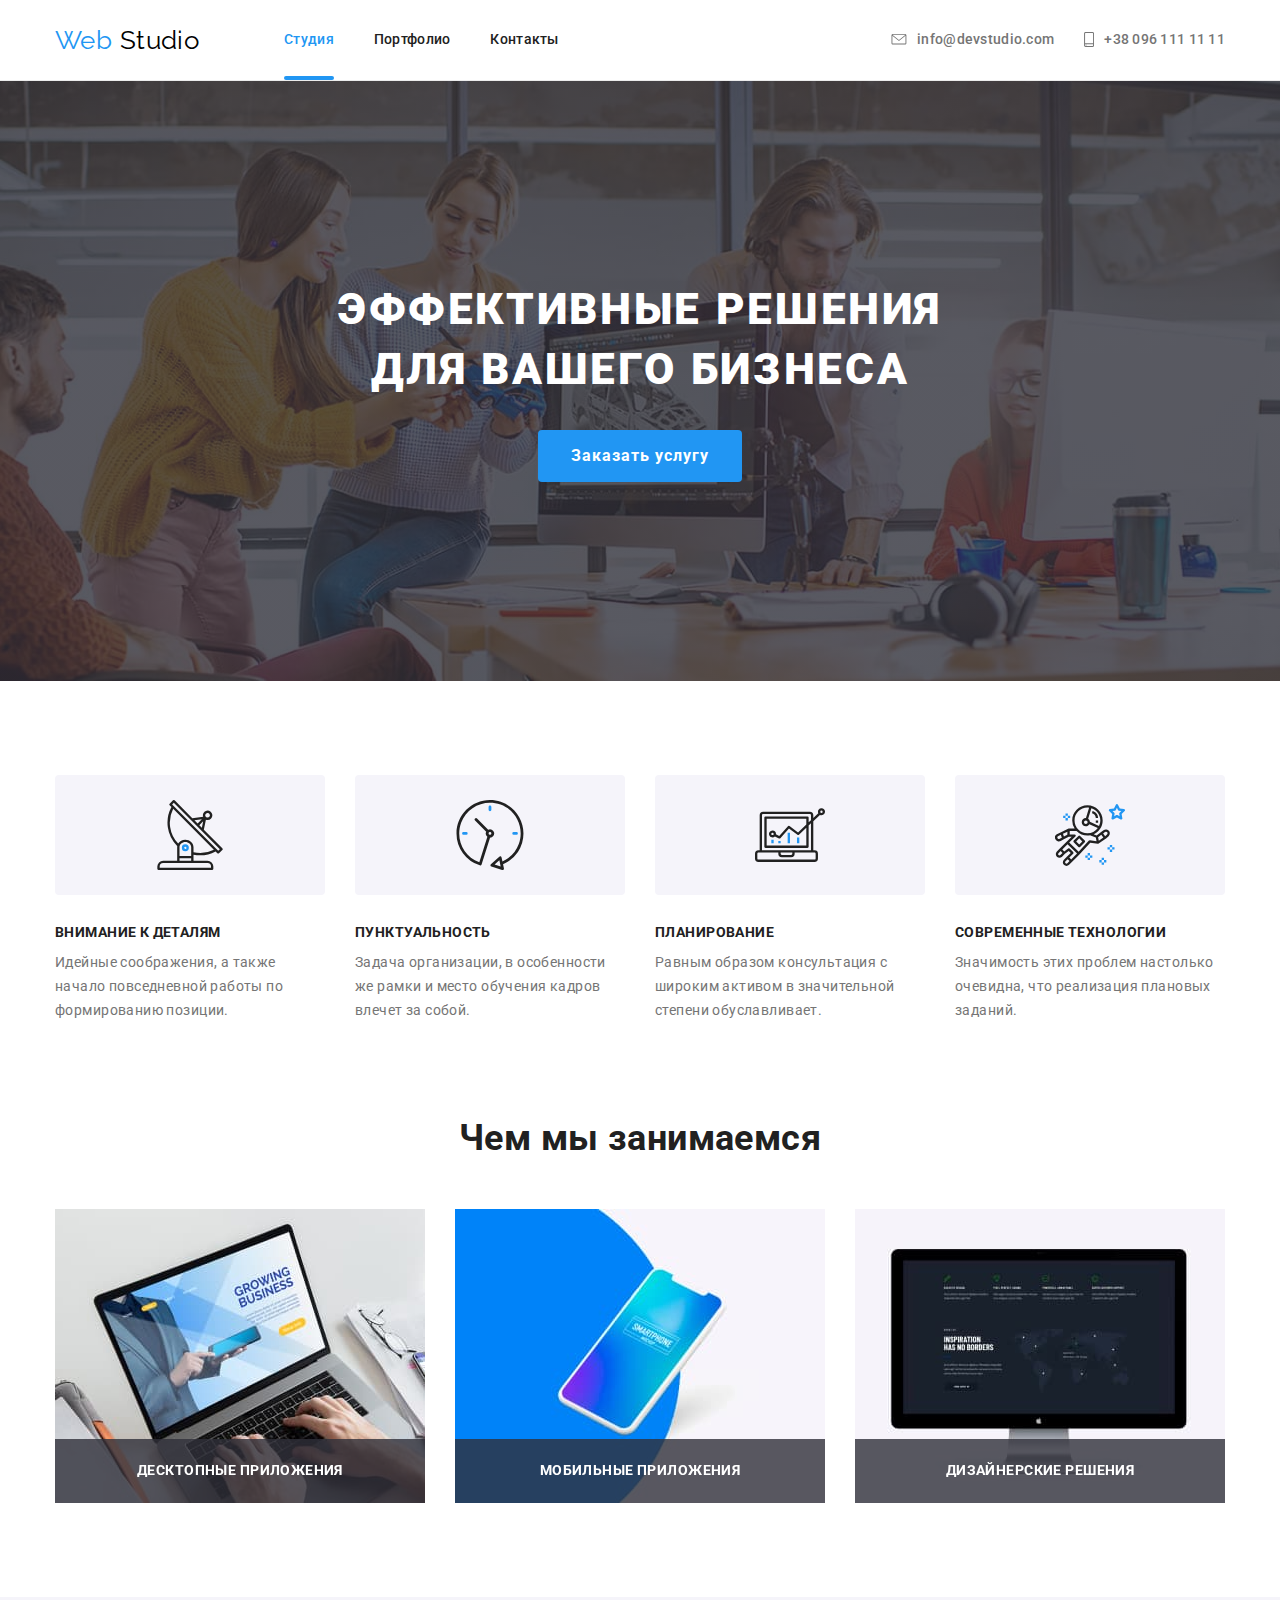
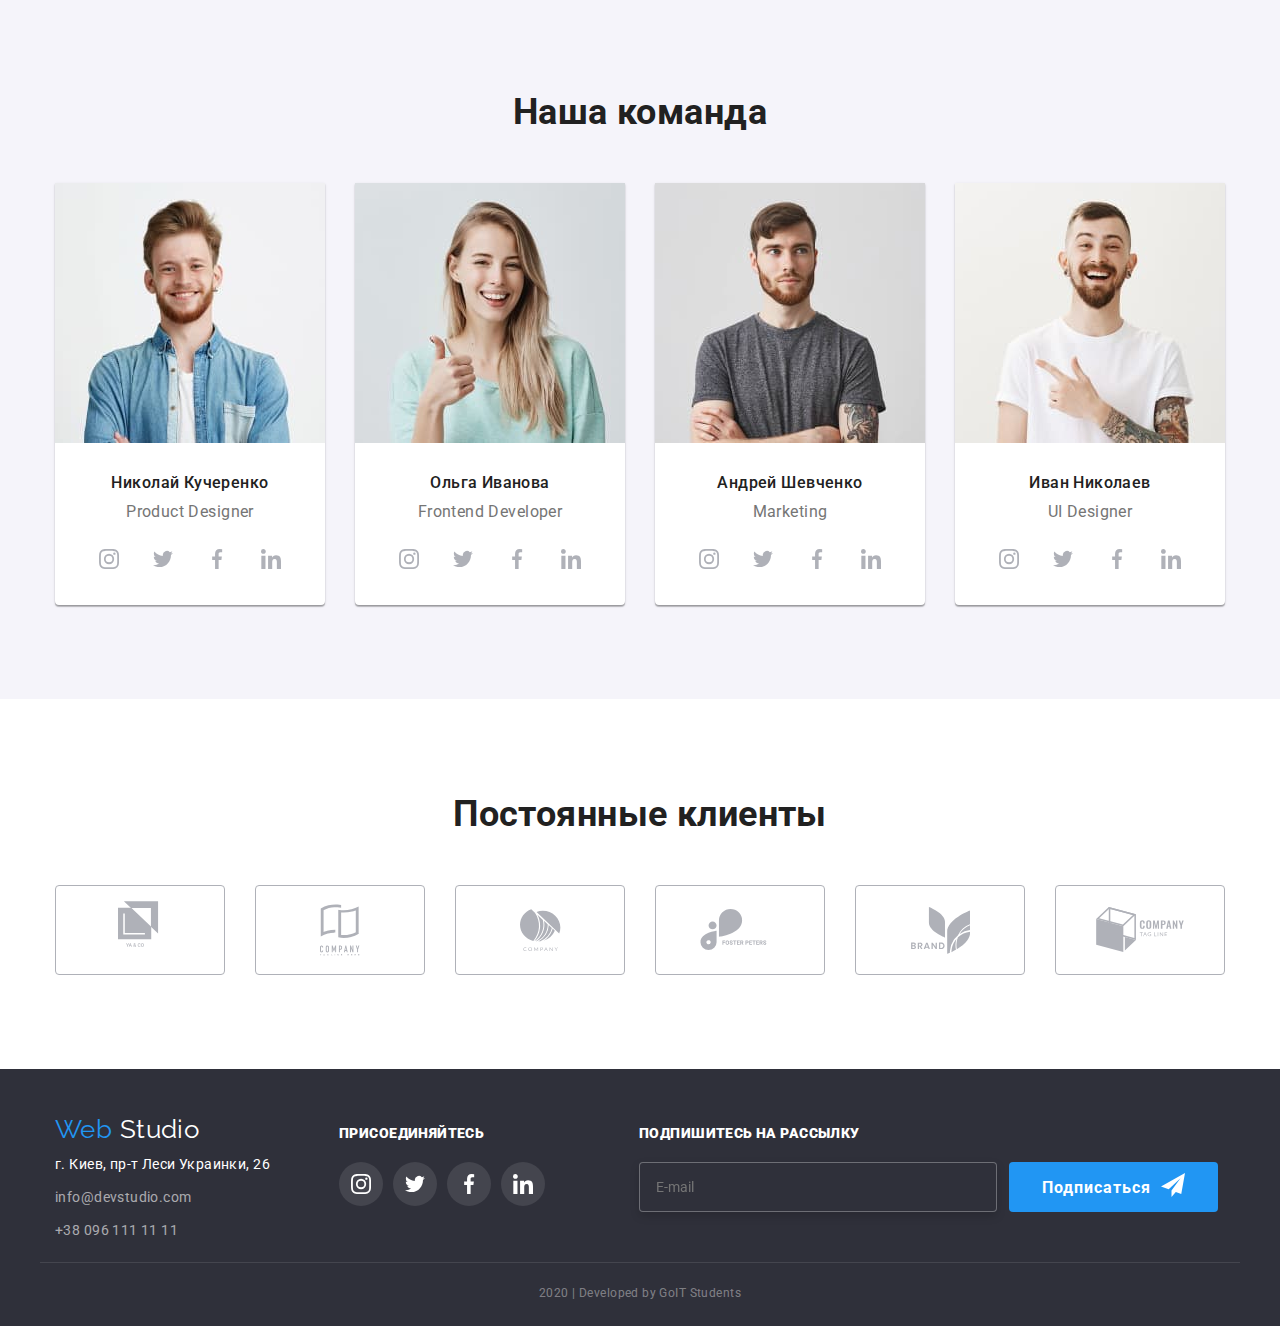
<file: index.html>
<!DOCTYPE html>
<html lang="en">
  <head>
    <meta charset="UTF-8" />
    <meta name="viewport" content="width=device-width, initial-scale=1.0" />
    <title>Web Studio</title>
    <link
      rel="stylesheet"
      href="https://fonts.googleapis.com/css2?family=Raleway:wght@700&family=Roboto:wght@400;500;700;900&display=swap"
    />
    <link
      rel="stylesheet"
      href="https://cdnjs.cloudflare.com/ajax/libs/modern-normalize/0.6.0/modern-normalize.min.css"
    />
    <link rel="stylesheet" href="./css/common.css" />
    <link rel="stylesheet" href="./css/main.css" />
  </head>
  <body>
    <header class="page-header">
      <div class="container main-nav">
        <nav class="main-nav">
          <a href="./index.html" class="logo">
            <span class="logo-blue">Web</span>
            <span class="logo-black">Studio</span>
          </a>
          <ul class="site-nav list">
            <li class="item">
              <a href="./index.html" class="link current">Студия</a>
            </li>
            <li class="item">
              <a href="./portfolio-page.html" class="link">Портфолио</a>
            </li>
            <li class="item">
              <a href="./contacts.html" class="link">Контакты</a>
            </li>
          </ul>
        </nav>
        <address class="header-contacts">
          <a href="mailto:info@devstudio.com" class="link" aria-label="Почта">
            <svg class="icon-envelope" width="16" height="11.2">
              <use href="./images/sprite.svg#icon-envelope"></use>
            </svg>
            info@devstudio.com
          </a>
          <a href="tel:+380961111111" class="link" aria-label="Мобильный">
            <svg class="icon-mobile" width="10" height="15">
              <use href="./images/sprite.svg#icon-smartphone"></use>
            </svg>
            +38 096 111 11 11
          </a>
        </address>
      </div>
    </header>
    <main>
      <!-- Герой -->
      <section class="hero">
        <div class="container">
          <h1 class="hero-title">
            Эффективные решения для вашего бизнеса
          </h1>
          <button class="button" data-modal-open>Заказать услугу</button>
        </div>
        <div class="backdrop is-hidden" data-modal>
          <div class="modal">
            <button class="close" data-modal-close>
              <svg width="18" height="18">
                <use href="./images/sprite.svg#icon-close"></use>
              </svg>
            </button>
            <form class="form">
              <h2 class="modal-text">
                Оставьте свои данные, мы вам перезвоним
              </h2>
              <button class="close" data-modal-close>
                <svg width="18" height="18">
                  <use href="./images/sprite.svg#icon-close"></use>
                </svg>
              </button>
              <label class="form-field">
                <input
                  class="form-input"
                  type="text"
                  name="user-name"
                  placeholder=" "
                />
                <span class="form-label">Имя</span>
                <span class="form-icon">
                  <svg width="18" height="18">
                    <use href="./images/sprite.svg#icon-person-black"></use>
                  </svg>
                </span>
              </label>
              <label class="form-field">
                <input
                  class="form-input"
                  type="tel"
                  name="tel"
                  placeholder=" "
                />
                <span class="form-label">Телефон</span>
                <span class="form-icon">
                  <svg width="18" height="18">
                    <use href="./images/sprite.svg#icon-phone-black"></use>
                  </svg>
                </span>
              </label>
              <label class="form-field">
                <input
                  class="form-input"
                  type="email"
                  name="mail"
                  placeholder=" "
                />
                <span class="form-label">Почта</span>
                <span class="form-icon">
                  <svg width="18" height="18">
                    <use href="./images/sprite.svg#icon-email"></use>
                  </svg>
                </span>
              </label>
              <label class="form-comment">
                <textarea
                  class="comment"
                  name="comment"
                  rows="8"
                  placeholder=" "
                ></textarea>
                <span class="label-comment">Комментарий</span>
              </label>
              <label class="agreement">
                <input
                  class="checkbox"
                  type="checkbox"
                  name="agreement"
                  value="agreement"
                />
                <span class="checkbox-icon"></span>
                <span class="terms">
                  Соглашаюсь с рассылкой и принимаю
                  <a href="#"> Условия договора</a></span
                >
              </label>
              <button type="submit" class="send" data-modal-close>
                Отправить
              </button>
            </form>
          </div>
        </div>
      </section>

      <!-- Эффективные решения -->
      <section class="section padding-top">
        <div class="container">
          <h2 class="invisible">Invisible heading(Эффективные решения)</h2>
          <ul class="feature-list list">
            <li class="item">
              <div class="icon-container" aria-label="Антенна">
                <svg width="70" height="70">
                  <use href="./images/sprite.svg#icon-antenna"></use>
                </svg>
              </div>
              <h3 class="title">Внимание к деталям</h3>
              <p>
                Идейные соображения, а также начало повседневной работы по
                формированию позиции.
              </p>
            </li>
            <li class="item">
              <div class="icon-container" aria-label="Часы">
                <svg width="70" height="70">
                  <use href="./images/sprite.svg#icon-clock"></use>
                </svg>
              </div>
              <h3 class="title">Пунктуальность</h3>
              <p>
                Задача организации, в особенности же рамки и место обучения
                кадров влечет за собой.
              </p>
            </li>
            <li class="item">
              <div class="icon-container" aria-label="Диаграмма">
                <svg width="70" height="70">
                  <use href="./images/sprite.svg#icon-diagram"></use>
                </svg>
              </div>
              <h3 class="title">Планирование</h3>
              <p>
                Равным образом консультация с широким активом в значительной
                степени обуславливает.
              </p>
            </li>
            <li class="item">
              <div class="icon-container" aria-label="Астронавт">
                <svg width="70" height="70">
                  <use href="./images/sprite.svg#icon-astronaut"></use>
                </svg>
              </div>
              <h3 class="title">Современные технологии</h3>
              <p>
                Значимость этих проблем настолько очевидна, что реализация
                плановых заданий.
              </p>
            </li>
          </ul>
        </div>
      </section>

      <!-- Примеры работ -->
      <section class="section">
        <div class="container">
          <h2 class="section-title">Чем мы занимаемся</h2>
          <ul class="work-list list">
            <li class="example">
              <img
                src="./images/desktop.jpg"
                alt="десктоп-приложение"
                width="370"
                height="294"
              />
              <h3 class="title">Десктопные приложения</h3>
            </li>
            <li class="example">
              <img
                src="./images/mobile.jpg"
                alt="мобильное-приложение"
                width="370"
                height="294"
              />
              <h3 class="title">Мобильные приложения</h3>
            </li>
            <li class="example">
              <img
                src="./images/design.jpg"
                alt="дизайн"
                width="370"
                height="294"
              />
              <h3 class="title">Дизайнерские решения</h3>
            </li>
          </ul>
        </div>
      </section>

      <!--Наша команда -->
      <section class="section our-team">
        <div class="container">
          <h2 class="section-title">Наша команда</h2>
          <ul class="team list">
            <li class="performing">
              <img
                class="photo"
                src="./images/john.jpg"
                alt="Николай Кучеренко"
                width="270"
                height="260"
              />
              <h3 class="title">Николай Кучеренко</h3>
              <p class="vacancy">Product Designer</p>
              <ul class="social-list list">
                <li class="">
                  <a
                    href="https://www.instagram.com/?hl=ru"
                    aria-label="Ссылка на Instargram"
                    class="link social-icon"
                  >
                    <svg class="soc-net" width="20px" height="20px">
                      <use href="./images/sprite.svg#icon-instagram"></use>
                    </svg>
                  </a>
                </li>
                <li>
                  <a
                    href=""
                    aria-label="Ссылка на Twitter"
                    class="link social-icon"
                  >
                    <svg class="soc-net" width="20px" height="20px">
                      <use href="./images/sprite.svg#icon-twitter"></use>
                    </svg>
                  </a>
                </li>
                <li>
                  <a
                    href=""
                    aria-label="Ссылка на Facebook"
                    class="link social-icon"
                  >
                    <svg class="soc-net" width="20" height="20">
                      <use href="./images/sprite.svg#icon-facebook"></use>
                    </svg>
                  </a>
                </li>
                <li>
                  <a
                    href=""
                    aria-label="Ссылка на Linkedin"
                    class="link social-icon"
                  >
                    <svg class="soc-net" width="20" height="20">
                      <use href="./images/sprite.svg#icon-linkedin"></use>
                    </svg>
                  </a>
                </li>
              </ul>
            </li>
            <li class="performing">
              <img
                class="photo"
                src="./images/marta.jpg"
                alt="Ольга Иванова"
                width="270"
                height="260"
              />
              <h3 class="title">Ольга Иванова</h3>
              <p class="vacancy">Frontend Developer</p>
              <ul class="social-list list">
                <li>
                  <a
                    href=""
                    aria-label="Ссылка на Instargram"
                    class="social-icon link"
                  >
                    <svg class="soc-net" width="20px" height="20px">
                      <use href="./images/sprite.svg#icon-instagram"></use>
                    </svg>
                  </a>
                </li>
                <li>
                  <a
                    href=""
                    aria-label="Ссылка на Twitter"
                    class="social-icon link"
                  >
                    <svg class="soc-net" width="20px" height="20px">
                      <use href="./images/sprite.svg#icon-twitter"></use>
                    </svg>
                  </a>
                </li>
                <li>
                  <a
                    href=""
                    aria-label="Ссылка на Facebook"
                    class="social-icon link"
                  >
                    <svg class="soc-net" width="20" height="20">
                      <use href="./images/sprite.svg#icon-facebook"></use>
                    </svg>
                  </a>
                </li>
                <li>
                  <a
                    href=""
                    aria-label="Ссылка на Linkedin"
                    class="social-icon link"
                  >
                    <svg class="soc-net" width="20" height="20">
                      <use href="./images/sprite.svg#icon-linkedin"></use>
                    </svg>
                  </a>
                </li>
              </ul>
            </li>
            <li class="performing">
              <img
                class="photo"
                src="./images/robert.jpg"
                alt="Андрей Шевченко"
                width="270"
                height="260"
              />
              <h3 class="title">Андрей Шевченко</h3>
              <p class="vacancy">Marketing</p>
              <ul class="social-list list">
                <li>
                  <a
                    href=""
                    aria-label="Ссылка на Instargram"
                    class="social-icon link"
                  >
                    <svg class="soc-net" width="20px" height="20px">
                      <use href="./images/sprite.svg#icon-instagram"></use>
                    </svg>
                  </a>
                </li>
                <li>
                  <a
                    href=""
                    aria-label="Ссылка на Twitter"
                    class="social-icon link"
                  >
                    <svg class="soc-net" width="20px" height="20px">
                      <use href="./images/sprite.svg#icon-twitter"></use>
                    </svg>
                  </a>
                </li>
                <li>
                  <a
                    href=""
                    aria-label="Ссылка на Facebook"
                    class="social-icon link"
                  >
                    <svg class="soc-net" width="20" height="20">
                      <use href="./images/sprite.svg#icon-facebook"></use>
                    </svg>
                  </a>
                </li>
                <li>
                  <a
                    href=""
                    aria-label="Ссылка на Linkedin"
                    class="social-icon link"
                  >
                    <svg class="soc-net" width="20" height="20">
                      <use href="./images/sprite.svg#icon-linkedin"></use>
                    </svg>
                  </a>
                </li>
              </ul>
            </li>
            <li class="performing">
              <img
                class="photo"
                src="./images/martin.jpg"
                alt="Иван Николаев"
                width="270"
                height="260"
              />
              <h3 class="title">Иван Николаев</h3>
              <p class="vacancy">UI Designer</p>
              <ul class="social-list list">
                <li>
                  <a
                    href=""
                    aria-label="Ссылка на Instargram"
                    class="social-icon link"
                  >
                    <svg class="soc-net" width="20px" height="20px">
                      <use href="./images/sprite.svg#icon-instagram"></use>
                    </svg>
                  </a>
                </li>
                <li>
                  <a
                    href=""
                    aria-label="Ссылка на Twitter"
                    class="social-icon link"
                  >
                    <svg class="soc-net" width="20px" height="20px">
                      <use href="./images/sprite.svg#icon-twitter"></use>
                    </svg>
                  </a>
                </li>
                <li>
                  <a
                    href=""
                    aria-label="Ссылка на Facebook"
                    class="social-icon link"
                  >
                    <svg class="soc-net" width="20" height="20">
                      <use href="./images/sprite.svg#icon-facebook"></use>
                    </svg>
                  </a>
                </li>
                <li>
                  <a
                    href=""
                    aria-label="Ссылка на Linkedin"
                    class="social-icon link"
                  >
                    <svg class="soc-net" width="20" height="20">
                      <use href="./images/sprite.svg#icon-linkedin"></use>
                    </svg>
                  </a>
                </li>
              </ul>
            </li>
          </ul>
        </div>
      </section>

      <!-- Постоянные клиенты -->
      <section class="section our-customers">
        <div class="container">
          <h2 class="section-title">Постоянные клиенты</h2>
          <ul class="customers list">
            <li class="company">
              <a
                class="customers-container"
                href=""
                aria-label="ссылка на компанию-1"
              >
                <div>
                  <svg class="" width="44.3" height="49.3">
                    <use href="./images/sprite.svg#icon-logo-1"></use>
                  </svg>
                </div>
              </a>
            </li>
            <li class="company">
              <a
                class="customers-container"
                href=""
                aria-label="ссылка на компанию-2"
              >
                <svg class="" width="40" height="52">
                  <use href="./images/sprite.svg#icon-logo-2"></use>
                </svg>
              </a>
            </li>
            <li class="company">
              <a
                class="customers-container"
                href=""
                aria-label="ссылка на компанию-3"
                ><svg class="" width="41" height="42.6">
                  <use href="./images/sprite.svg#icon-logo-3"></use>
                </svg>
              </a>
            </li>
            <li class="company">
              <a
                class="customers-container"
                href=""
                aria-label="ссылка на компанию-4"
                ><svg class="" width="79.7" height="42">
                  <use href="./images/sprite.svg#icon-logo-4"></use>
                </svg>
              </a>
            </li>
            <li class="company">
              <a
                class="customers-container"
                href=""
                aria-label="ссылка на компанию-5"
                ><svg class="" width="59" height="47">
                  <use href="./images/sprite.svg#icon-logo-5"></use>
                </svg>
              </a>
            </li>
            <li class="company">
              <a
                class="customers-container"
                href=""
                aria-label="ссылка на компанию-6"
                ><svg class="" width="88.5" height="45.5">
                  <use href="./images/sprite.svg#icon-logo-6"></use>
                </svg>
              </a>
            </li>
          </ul>
        </div>
      </section>
    </main>

    <!-- Футер -->
    <footer class="page-footer">
      <div class="container footer-part">
        <div class="studio">
          <a href="./index.html" class="logo">
            <span class="logo-blue">Web</span>
            <span class="logo-white">Studio</span>
          </a>

          <!-- Контакты -->
          <address class="address">
            <p>г. Киев, пр-т Леси Украинки, 26</p>
            <a href="mailto:info@devstudio.com" class="contacts">
              info@devstudio.com
            </a>
            <a href="tel:+380961111111" class="contacts">+38 096 111 11 11</a>
          </address>
        </div>

        <!-- Соц сети -->
        <div class="socials">
          <h2 class="invisible">Контакты inv</h2>
          <p class="title"><b>ПРИСОЕДИНЯЙТЕСЬ</b></p>
          <ul class="social-list list">
            <li class="icon-distance">
              <a
                href=""
                aria-label="Ссылка на Instargram"
                class="footer-social link"
              >
                <svg class="soc-net" width="20px" height="20px">
                  <use href="./images/sprite.svg#icon-instagram"></use>
                </svg>
              </a>
            </li>
            <li class="icon-distance">
              <a
                href=""
                aria-label="Ссылка на Twitter"
                class="footer-social link"
              >
                <svg class="soc-net" width="20px" height="20px">
                  <use href="./images/sprite.svg#icon-twitter"></use>
                </svg>
              </a>
            </li>
            <li class="icon-distance">
              <a
                href=""
                aria-label="Ссылка на Facebook"
                class="footer-social link"
              >
                <svg class="soc-net" width="20" height="20">
                  <use href="./images/sprite.svg#icon-facebook"></use>
                </svg>
              </a>
            </li>
            <li class="icon-distance">
              <a
                href=""
                aria-label="Ссылка на Linkedin"
                class="footer-social link"
              >
                <svg class="soc-net" width="20" height="20">
                  <use href="./images/sprite.svg#icon-linkedin"></use>
                </svg>
              </a>
            </li>
          </ul>
        </div>

        <!-- Рассылка -->
        <div class="mailing">
          <h2 class="invisible">Рассылка inv</h2>
          <p class="title"><b>ПОДПИШИТЕСЬ НА РАССЫЛКУ</b></p>
          <form>
            <div>
              <input
                class="input"
                type="email"
                name="mail"
                id="mail"
                placeholder="E-mail"
              />
            </div>
            <button class="button">
              Подписаться
              <svg class="icon-plane" width="24" height="24">
                <use href="./images/sprite.svg#icon-icon-plane"></use>
              </svg>
            </button>
          </form>
        </div>
      </div>

      <!-- Авторские права -->
      <p class="container copyright">2020 | Developed by GoIT Students</p>
    </footer>
    <script src="./js/modal.js"></script>
  </body>
</html>
</file>
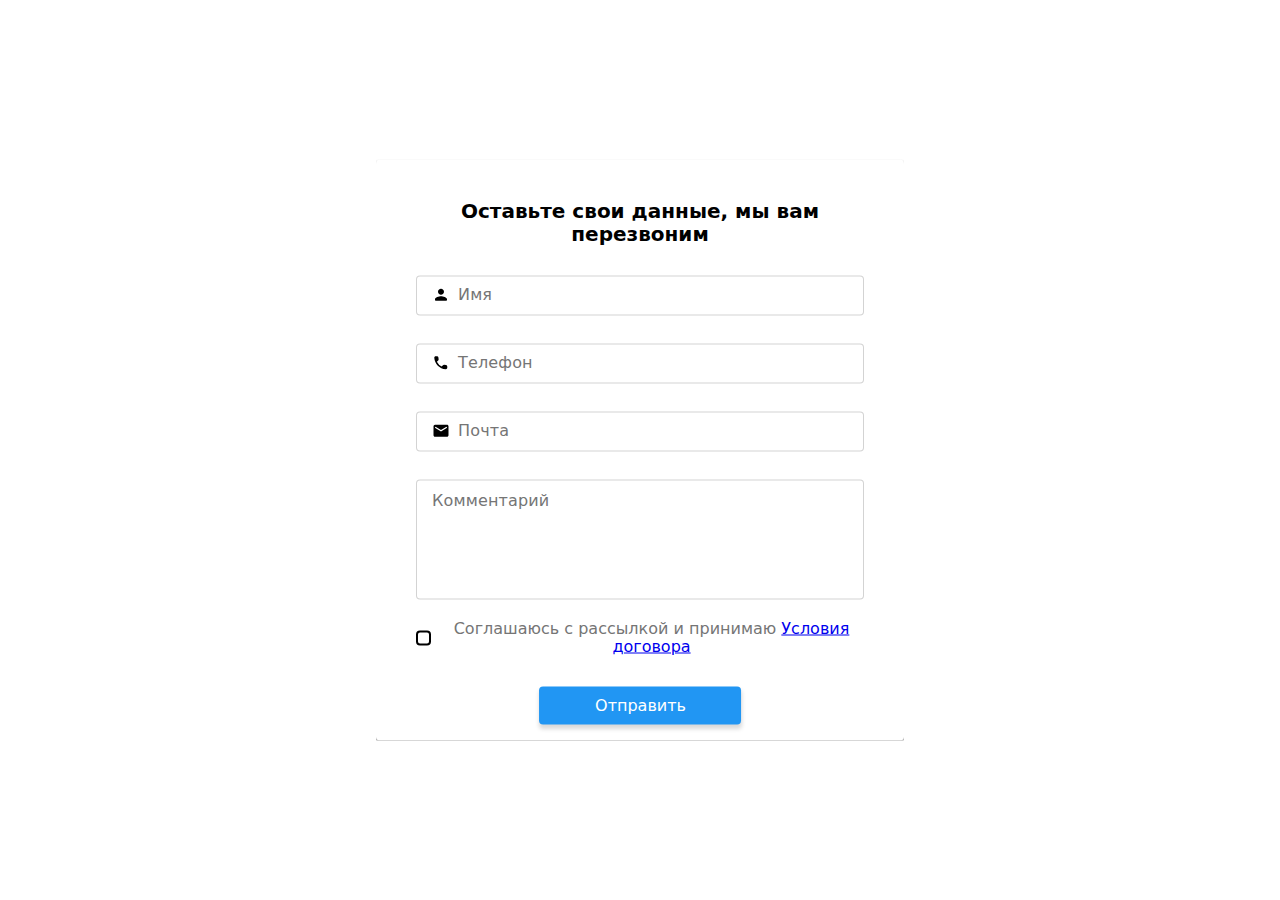
<file: contacts.html>
<!DOCTYPE html>
<html lang="en">
  <head>
    <meta charset="UTF-8" />
    <meta name="viewport" content="width=device-width, initial-scale=1.0" />
    <title>Contacts</title>
    <link
      rel="stylesheet"
      href="https://fonts.googleapis.com/css2?family=Raleway:wght@700&family=Roboto:wght@400;500;700;900&display=swap"
    />
    <link
      rel="stylesheet"
      href="https://cdnjs.cloudflare.com/ajax/libs/modern-normalize/0.6.0/modern-normalize.min.css"
    />
    <link rel="stylesheet" href="./css/style-form.css" />
  </head>
  <body>
    <main>
      <div class="modal">
        <button class="close">
          <svg width="18" height="18">
            <use href="./images/sprite.svg#icon-close"></use>
          </svg>
        </button>
        <form class="form js-speaker-form">
          <h1 class="invisible"></h1>
          <h2>Оставьте свои данные, мы вам перезвоним</h2>
          <label class="form-field">
            <input
              class="form-input"
              type="text"
              name="user-name"
              placeholder=" "
            />
            <span class="form-label">Имя</span>
            <span class="form-icon">
              <svg width="18" height="18">
                <use href="./images/sprite.svg#icon-person-black"></use>
              </svg>
            </span>
          </label>
          <label class="form-field">
            <input class="form-input" type="tel" name="tel" placeholder=" " />
            <span class="form-label">Телефон</span>
            <span class="form-icon">
              <svg width="18" height="18">
                <use href="./images/sprite.svg#icon-phone-black"></use>
              </svg>
            </span>
          </label>
          <label class="form-field">
            <input
              class="form-input"
              type="email"
              name="mail"
              placeholder=" "
            />
            <span class="form-label">Почта</span>
            <span class="form-icon">
              <svg width="18" height="18">
                <use href="./images/sprite.svg#icon-email"></use>
              </svg>
            </span>
          </label>

          <!-- <div class="form-field">
            <label for="date">Дата доклада</label>
            <input type="datetime-local" name="date" id="date" />
          </div>
          <div class="form-field">
            <label for="pdf">Загрузите копию доклада в pdf</label>
            <input type="file" name="pdf" id="pdf" />
          </div> -->
          <label class="form-comment">
            <textarea
              class="comment"
              name="comment"
              rows="8"
              placeholder=" "
            ></textarea>
            <span class="label-comment">Комментарий</span>
          </label>
          <label class="agreement">
            <input
              class="checkbox"
              type="checkbox"
              name="agreement"
              value="agreement"
            />
            <span class="checkbox-icon"></span>
            <span class="terms">
              Соглашаюсь с рассылкой и принимаю
              <a href="#"> Условия договора</a></span
            >
          </label>
          <button type="submit" data-modal-close>Отправить</button>
        </form>
      </div>
    </main>
  </body>
</html>
</file>
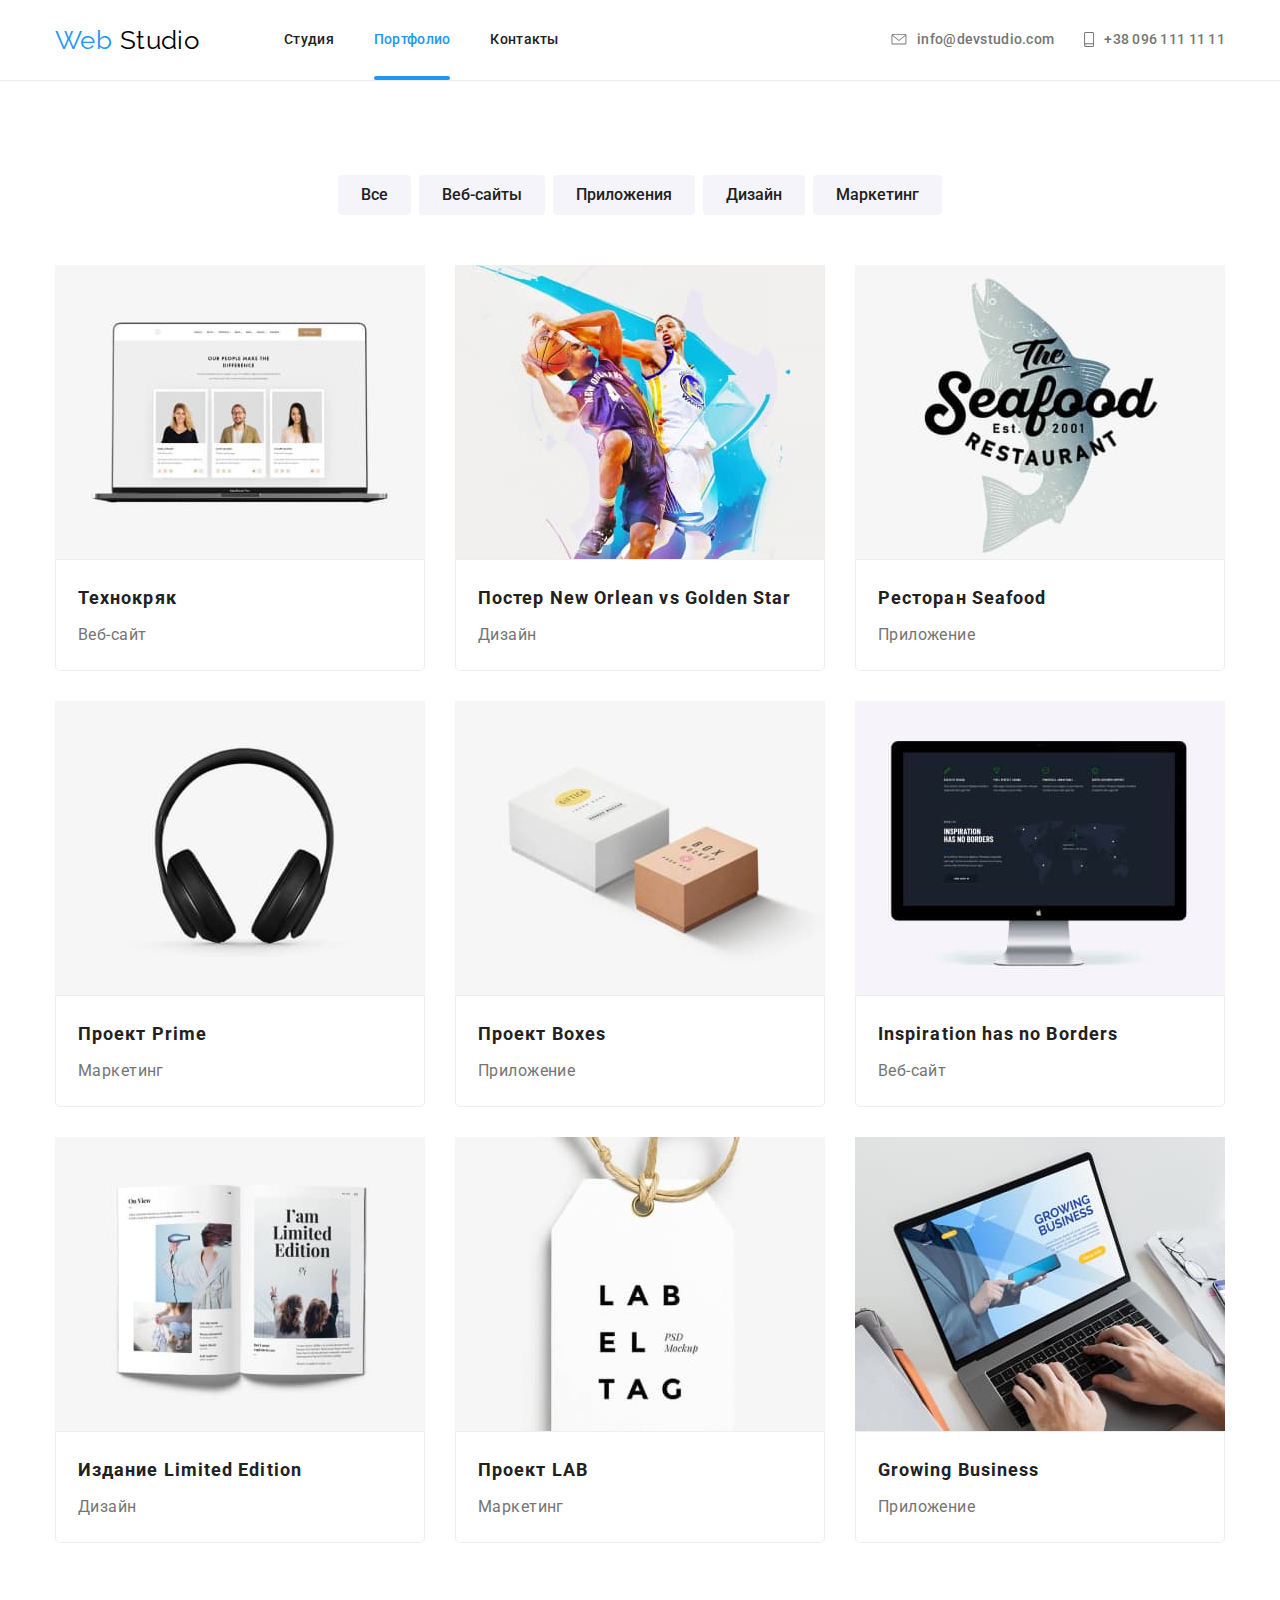
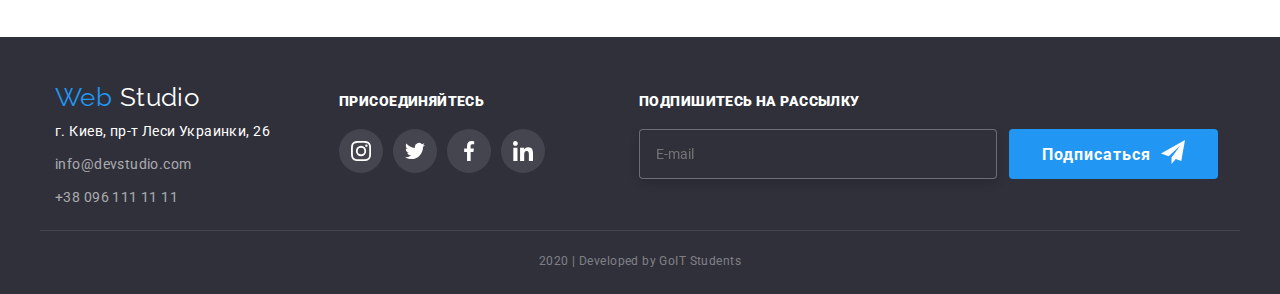
<file: portfolio-page.html>
<!DOCTYPE html>
<html lang="en">
  <head>
    <meta charset="UTF-8" />
    <meta name="viewport" content="width=device-width, initial-scale=1.0" />
    <title>Portfolio</title>
    <link
      rel="stylesheet"
      href="https://fonts.googleapis.com/css2?family=Raleway:wght@700&family=Roboto:wght@400;500;700;900&display=swap"
    />
    <link
      rel="stylesheet"
      href="https://cdnjs.cloudflare.com/ajax/libs/modern-normalize/0.6.0/modern-normalize.min.css"
    />
    <link rel="stylesheet" href="./css/common.css" />
    <link rel="stylesheet" href="./css/main.css" />
  </head>
  <body>
    <header class="page-header">
      <div class="container main-nav">
        <nav class="main-nav">
          <a href="./index.html" class="logo">
            <span class="logo-blue">Web</span>
            <span class="logo-black">Studio</span>
          </a>
          <ul class="site-nav list">
            <li class="item">
              <a href="./index.html" class="link">Студия</a>
            </li>
            <li class="item">
              <a href="./portfolio-page.html" class="link current">Портфолио</a>
            </li>
            <li class="item">
              <a href="./contacts.html" class="link">Контакты</a>
            </li>
          </ul>
        </nav>
        <address class="header-contacts">
          <a href="mailto:info@devstudio.com" class="link" aria-label="Почта">
            <svg class="icon-envelope" width="16" height="11.2">
              <use href="./images/sprite.svg#icon-envelope"></use>
            </svg>
            info@devstudio.com
          </a>
          <a href="tel:+380961111111" class="link" aria-label="Мобильный">
            <svg class="icon-mobile" width="10" height="15">
              <use href="./images/sprite.svg#icon-smartphone"></use>
            </svg>
            +38 096 111 11 11
          </a>
        </address>
      </div>
    </header>
    <main>
      <section class="section">
        <div class="container">
          <h1 class="invisible">Портфолио inv</h1>
          <ul class="portfolio list">
            <li class="radio-button">
              <button type="button" class="button-secondary link">
                Все
              </button>
            </li>
            <li class="radio-button">
              <button type="button" class="button-secondary link">
                Веб-сайты
              </button>
            </li>
            <li class="radio-button">
              <button type="button" class="button-secondary link">
                Приложения
              </button>
            </li>
            <li class="radio-button">
              <button type="button" class="button-secondary link">
                Дизайн
              </button>
            </li>
            <li class="radio-button">
              <button type="button" class="button-secondary link">
                Маркетинг
              </button>
            </li>
          </ul>

          <!-- Projects -->
          <ul class="projects list">
            <li class="my-work">
              <a href="" class="link">
                <div class="product">
                  <img
                    src="./images/tehnokryak.jpg"
                    alt="Технокряк"
                    width="370"
                    height="294"
                  />
                  <div class="product-overlay">
                    <p class="text">
                      Технокряк это современная площадка распространения
                      коронавируса. Компании используют эту платформу для
                      цифрового шпионажа и атак на защищённые сервера
                      конкурентов.
                    </p>
                  </div>
                </div>
                <div class="card-content">
                  <h3 class="section-title name">Технокряк</h3>
                  <p class="job">Веб-сайт</p>
                </div>
              </a>
            </li>
            <li class="my-work">
              <a href="" class="link">
                <div class="product">
                  <img
                    src="./images/poster.jpg"
                    alt="Проект постер"
                    width="370"
                    height="294"
                  />
                  <div class="product-overlay">
                    <p class="text">
                      Технокряк это современная площадка распространения
                      коронавируса. Компании используют эту платформу для
                      цифрового шпионажа и атак на защищённые сервера
                      конкурентов.
                    </p>
                  </div>
                </div>
                <div class="card-content">
                  <h3 class="section-title name">
                    Постер New Orlean vs Golden Star
                  </h3>
                  <p class="job">Дизайн</p>
                </div>
              </a>
            </li>
            <li class="my-work">
              <a href="" class="link">
                <div class="product">
                  <img
                    src="./images/seafood.jpg"
                    alt=" Ресторан"
                    width="370"
                    height="294"
                  />
                  <div class="product-overlay">
                    <p class="text">
                      Технокряк это современная площадка распространения
                      коронавируса. Компании используют эту платформу для
                      цифрового шпионажа и атак на защищённые сервера
                      конкурентов.
                    </p>
                  </div>
                </div>
                <div class="card-content">
                  <h3 class="section-title name">Ресторан Seafood</h3>
                  <p class="job">Приложение</p>
                </div>
              </a>
            </li>
            <li class="my-work">
              <a href="" class="link">
                <div class="product">
                  <img
                    src="./images/prime.jpg"
                    alt="Проект Прайм"
                    width="370"
                    height="294"
                  />
                  <div class="product-overlay">
                    <p class="text">
                      Технокряк это современная площадка распространения
                      коронавируса. Компании используют эту платформу для
                      цифрового шпионажа и атак на защищённые сервера
                      конкурентов.
                    </p>
                  </div>
                </div>
                <div class="card-content">
                  <h3 class="section-title name">Проект Prime</h3>
                  <p class="job">Маркетинг</p>
                </div>
              </a>
            </li>
            <li class="my-work">
              <a href="" class="link">
                <div class="product">
                  <img
                    src="./images/boxes.jpg"
                    alt="Проект Коробки"
                    width="370"
                    height="294"
                  />
                  <div class="product-overlay">
                    <p class="text">
                      Технокряк это современная площадка распространения
                      коронавируса. Компании используют эту платформу для
                      цифрового шпионажа и атак на защищённые сервера
                      конкурентов.
                    </p>
                  </div>
                </div>
                <div class="card-content">
                  <h3 class="section-title name">Проект Boxes</h3>
                  <p class="job">Приложение</p>
                </div>
              </a>
            </li>
            <li class="my-work">
              <a href="" class="link">
                <div class="product">
                  <img
                    src="./images/inspiration.jpg"
                    alt="Вдохновение не имеет границ"
                    width="370"
                    height="294"
                  />
                  <div class="product-overlay">
                    <p class="text">
                      Технокряк это современная площадка распространения
                      коронавируса. Компании используют эту платформу для
                      цифрового шпионажа и атак на защищённые сервера
                      конкурентов.
                    </p>
                  </div>
                </div>
                <div class="card-content">
                  <h3 class="section-title name">Inspiration has no Borders</h3>
                  <p class="job">Веб-сайт</p>
                </div>
              </a>
            </li>
            <li class="my-work">
              <a href="" class="link">
                <div class="product">
                  <img
                    src="./images/limited-edition.jpg"
                    alt="Проект Издание"
                    width="370"
                    height="294"
                  />
                  <div class="product-overlay">
                    <p class="text">
                      Технокряк это современная площадка распространения
                      коронавируса. Компании используют эту платформу для
                      цифрового шпионажа и атак на защищённые сервера
                      конкурентов.
                    </p>
                  </div>
                </div>
                <div class="card-content">
                  <h3 class="section-title name">Издание Limited Edition</h3>
                  <p class="job">Дизайн</p>
                </div>
              </a>
            </li>
            <li class="my-work">
              <a href="" class="link">
                <div class="product">
                  <img
                    src="./images/lab.jpg"
                    alt="Проект Лаб"
                    width="370"
                    height="294"
                  />
                  <div class="product-overlay">
                    <p class="text">
                      Технокряк это современная площадка распространения
                      коронавируса. Компании используют эту платформу для
                      цифрового шпионажа и атак на защищённые сервера
                      конкурентов.
                    </p>
                  </div>
                </div>
                <div class="card-content">
                  <h3 class="section-title name">Проект LAB</h3>
                  <p class="job">Маркетинг</p>
                </div>
              </a>
            </li>
            <li class="my-work">
              <a href="" class="link">
                <div class="product">
                  <img
                    src="./images/business.jpg"
                    alt="Растущий бизнес"
                    width="370"
                    height="294"
                  />
                  <div class="product-overlay">
                    <p class="text">
                      Технокряк это современная площадка распространения
                      коронавируса. Компании используют эту платформу для
                      цифрового шпионажа и атак на защищённые сервера
                      конкурентов.
                    </p>
                  </div>
                </div>
                <div class="card-content">
                  <h3 class="section-title name">Growing Business</h3>
                  <p class="job">Приложение</p>
                </div>
              </a>
            </li>
          </ul>
        </div>
      </section>
    </main>

    <!-- Футер -->
    <footer class="page-footer">
      <div class="container footer-part">
        <div class="studio">
          <a href="./index.html" class="logo">
            <span class="logo-blue">Web</span>
            <span class="logo-white">Studio</span>
          </a>

          <!-- Контакты -->
          <address class="address">
            <p>г. Киев, пр-т Леси Украинки, 26</p>
            <a href="mailto:info@devstudio.com" class="contacts">
              info@devstudio.com
            </a>
            <a href="tel:+380961111111" class="contacts">+38 096 111 11 11</a>
          </address>
        </div>

        <!-- Соц сети -->
        <div class="socials">
          <h2 class="invisible">Контакты inv</h2>
          <p class="title"><b>ПРИСОЕДИНЯЙТЕСЬ</b></p>
          <ul class="social-list list">
            <li class="icon-distance">
              <a
                href=""
                aria-label="Ссылка на Instargram"
                class="footer-social link"
              >
                <svg class="soc-net" width="20px" height="20px">
                  <use href="./images/sprite.svg#icon-instagram"></use>
                </svg>
              </a>
            </li>
            <li class="icon-distance">
              <a
                href=""
                aria-label="Ссылка на Twitter"
                class="footer-social link"
              >
                <svg class="soc-net" width="20px" height="20px">
                  <use href="./images/sprite.svg#icon-twitter"></use>
                </svg>
              </a>
            </li>
            <li class="icon-distance">
              <a
                href=""
                aria-label="Ссылка на Facebook"
                class="footer-social link"
              >
                <svg class="soc-net" width="20" height="20">
                  <use href="./images/sprite.svg#icon-facebook"></use>
                </svg>
              </a>
            </li>
            <li class="icon-distance">
              <a
                href=""
                aria-label="Ссылка на Linkedin"
                class="footer-social link"
              >
                <svg class="soc-net" width="20" height="20">
                  <use href="./images/sprite.svg#icon-linkedin"></use>
                </svg>
              </a>
            </li>
          </ul>
        </div>

        <!-- Рассылка -->
        <div class="mailing">
          <h2 class="invisible">Рассылка inv</h2>
          <p class="title"><b>ПОДПИШИТЕСЬ НА РАССЫЛКУ</b></p>
          <form>
            <div>
              <input
                class="input"
                type="email"
                name="mail"
                id="mail"
                placeholder="E-mail"
              />
            </div>
            <button class="button">
              Подписаться
              <svg class="icon-plane" width="24" height="24">
                <use href="./images/sprite.svg#icon-icon-plane"></use>
              </svg>
            </button>
          </form>
        </div>
      </div>

      <!-- Авторские права -->
      <p class="container copyright">2020 | Developed by GoIT Students</p>
    </footer>
  </body>
</html>
</file>
<file: css/common.css>
html {
  box-sizing: border-box;
}

*,
*::before,
*::after {
  box-sizing: inherit;
}
:root {
  --primary-text-color: #757575;
  --title-text-color: #212121;
  --accent-color: #2196f3;
  --primary-white-color: #ffffff;
  --font-logo: "Raleway", sans-sarif;
  --font-text: "Roboto", sans-sarif;
}

body {
  background-color: var(--primary-white-color);
  color: var(--primary-text-color);
  font-family: var(--font-text);
  font-size: 14px;
  line-height: 1.71;
  letter-spacing: 0.03em;
}
/* Утилиты */
.list {
  list-style: none;
  margin: 0;
  padding: 0;
}
img {
  display: block;
  max-width: 100%;
  height: auto;
}
/* Стиль хедер */
.page-header {
  border-bottom: 1px solid #ececec;
}
.container {
  width: 1200px;
  padding-left: 15px;
  padding-right: 15px;
  margin: 0 auto;
}
/* Стилизация logo */
.logo {
  font-family: var(--font-logo);
  font-size: 26px;
  line-height: 1.19;
  text-decoration: none;
}
.logo-blue {
  color: var(--accent-color);
}
.logo-black {
  color: #000000;
}

/* Main-nav */
.main-nav {
  display: flex;
  align-items: center;
}

/* Site nav */
.site-nav {
  display: flex;
  margin-left: 85px;
}

.site-nav .item + .item {
  margin-left: 40px;
}

/* .site-nav .item:not(:last-child) {
  margin-right: 50px;
} */

.site-nav .link {
  display: block;
  position: relative;
  padding-top: 32px;
  padding-bottom: 32px;

  color: var(--title-text-color);
  font-weight: 500;
  font-size: 14px;
  line-height: 1.14;
  letter-spacing: 0.02em;
  text-decoration: none;

  /* Значение перехода ховера */
  transition: color 250ms cubic-bezier(0.4, 0, 0.2, 1);
}
.site-nav .link:hover,
.site-nav .link:focus {
  color: var(--accent-color);
}
.site-nav .link.current {
  position: relative;
  color: var(--accent-color);
}
.site-nav .link:hover::after,
.current:after {
  content: "";

  position: absolute;
  left: 0;
  bottom: 0;
  display: block;
  width: 100%;
  height: 4px;
  background-color: var(--accent-color);
  border-radius: 2px;
  transition: transform 500ms cubic-bezier(0.4, 0, 0.2, 1);
}
.site-nav .link:hover::after,
.site-nav .link:focus::after {
  transform: scaleX(1);
}

/* Cтилизация контактов в хедере */
.header-contacts .link {
  display: flex;
  align-items: center;
  color: var(--primary-text-color);
  font-weight: 500;
  font-size: 14px;
  line-height: 1.14;
  letter-spacing: 0.02em;
  text-decoration: none;
  font-style: normal;
  /* Значение перехода ховера */
  transition: color 250ms cubic-bezier(0.4, 0, 0.2, 1);
}
.icon-envelope,
.icon-mobile {
  --color3: currentColor;
  margin-right: 10px;
}
.header-contacts .link:hover,
.header-contacts .link:focus {
  color: var(--accent-color);
  cursor: pointer;
}
.header-contacts {
  display: flex;
  margin-left: auto;
}
.header-contacts .link + .link {
  margin-left: 30px;
}

/* Стилизация Footer */
.page-footer {
  background-color: #2f303a;
}
.footer-part {
  display: flex;
  align-items: baseline;
  padding-top: 45px;
  min-height: 193px;
}
.studio > .logo {
  margin-bottom: 8px;
  display: block;
}
.logo-white {
  color: var(--primary-white-color);
}
.address {
  display: flex;
  flex-direction: column;
  color: var(--primary-white-color);
  font-style: normal;
  margin-right: 69px;
}

.address p {
  margin-top: 0;
  margin-bottom: 9px;
}
.address .contacts {
  margin-bottom: 9px;
  color: rgba(255, 255, 255, 0.6);
  text-decoration: none;
}

/* Соц сети */
.socials {
  display: block;
  margin-right: 94px;
}
.socials .title,
.mailing .title {
  margin-top: 0;
  margin-bottom: 20px;
  color: var(--primary-white-color);
  font-weight: 700;
  font-size: 14px;
  line-height: 1.14;
  text-transform: uppercase;
}
.social-list {
  display: flex;
  justify-content: space-between;
  align-items: center;
  margin-left: auto;
  margin-right: auto;
  margin-bottom: 24px;
}
.social-icon {
  display: inline-flex;
  border-radius: 50%;
  padding: 12px;
  width: 44px;
  height: 44px;
  color: #afb1b8;
  align-items: center;
  /* Значение перехода ховера */
  transition: background-color 250ms cubic-bezier(0.4, 0, 0.2, 1),
    color 250ms cubic-bezier(0.4, 0, 0.2, 1);
}
.footer-social {
  display: inline-flex;
  border-radius: 50%;
  padding: 12px;
  width: 44px;
  height: 44px;
  background-color: rgba(255, 255, 255, 0.1);
  color: var(--primary-white-color);
  align-items: center;
  /* Значение перехода ховера */
  transition: background-color 250ms cubic-bezier(0.4, 0, 0.2, 1);
}
.icon-distance:not(:last-child) {
  margin-right: 10px;
}

.footer-social:hover,
.footer-social:focus {
  background-color: var(--accent-color);
  cursor: pointer;
}
.social-icon:hover,
.social-icon:focus {
  background-color: var(--accent-color);
  color: var(--primary-white-color);
  cursor: pointer;
}
.social-icon:not(:last-child) {
  margin-right: 10px;
}

/* Рассылка */
.mailing form {
  display: flex;
}
.mailing .button {
  display: flex;
  height: 50px;
}
.mailing .input {
  display: flex;
  padding: 15px 16px;
  width: 358px;
  height: 50px;
  margin-right: 12px;
  border: 1px solid rgba(255, 255, 255, 0.3);
  filter: drop-shadow(0px 4px 4px rgba(0, 0, 0, 0.15));
  color: rgba(255, 255, 255, 0.6);
  border-radius: 4px;
  background: #2f303a;
}
.icon-plane {
  margin-left: 10px;
}
/* Авторсие права */
.copyright {
  padding-top: 18px;
  padding-bottom: 21px;
  text-align: center;
  color: rgba(255, 255, 255, 0.4);
  font-size: 12px;
  line-height: 2;
  border-top: 1px solid rgba(255, 255, 255, 0.1);
}
</file>
<file: css/main.css>
/*цвет основного текста #212121; */
/* вторичный цвет текста #757575 */
/* белый цвет #FFFFFF */
/* акцент background: #2196F3; */
/* футер #2F303A */
/* контакты: rgba(255, 255, 255, 0.4) */
/* вторичный цвет фона: #F5F4FA */

/* Hero */
.hero {
  display: flex;
  text-align: center;
  align-items: center;
  max-width: 1600px;
  height: 600px;
  margin-left: auto;
  margin-right: auto;
  background-color: gray;
  background-image: linear-gradient(
      to right,
      rgba(47, 48, 58, 0.8),
      rgba(47, 48, 58, 0.8)
    ),
    url(../images/Header.jpg);
  background-repeat: no-repeat;
  background-position: center;
  background-size: cover;
}
.hero .container {
  max-width: 650px;
}
.hero-title {
  margin-top: 0;
  margin-bottom: 30px;
  color: var(--primary-white-color);
  font-weight: 900;
  font-size: 44px;
  line-height: 1.36;
  letter-spacing: 0.06em;
  align-content: center;
  text-transform: uppercase;
}
.button {
  border: 1px solid transparent;
  border-radius: 4px;
  padding: 10px 32px;
  min-width: 200px;
  min-height: 50px;
  color: var(--primary-white-color);
  background-color: var(--accent-color);
  font-family: var(--font-text);
  font-weight: 700;
  font-size: 16px;
  line-height: 1.87;
  text-align: center;
  letter-spacing: 0.06em;
}
/* Section */
.section {
  padding-top: 94px;
  padding-bottom: 94px;
}
.section.padding-top {
  padding-bottom: 0;
}
.invisible {
  display: none;
  margin-top: 0;
  margin-bottom: 0;
}
.section-title {
  margin-top: 0;
  margin-bottom: 50px;
  color: var(--title-text-color);
  font-weight: 700;
  font-size: 36px;
  line-height: 1.17;
  text-align: center;
}
/* Modal window */
.backdrop {
  position: fixed;
  top: 0;
  left: 0;
  width: 100%;
  height: 100%;
  background: rgba(0, 0, 0, 0.2);
  opacity: 1;
  transition: opacity 250ms cubic-bezier(0.4, 0, 0.2, 1);
}
.backdrop.is-hidden {
  opacity: 0;
  pointer-events: none;
}
.backdrop.is-hidden .modal {
  transform: translate(-50%, -50%) scale(0.9);
}
.modal {
  position: absolute;
  top: 50%;
  left: 50%;
  transform: translate(-50%, -50%) scale(1);
  min-width: 528px;
  min-height: 581px;
  background: var(--primary-white-color);
  transition: transform 250ms cubic-bezier(0.4, 0, 0.2, 1);
  overflow: auto;
}
.form {
  position: relative;
  width: 528px;
  height: 581px;
  padding: 40px;
  margin-left: auto;
  margin-right: auto;
  background: var(--primary-white-color);
  box-shadow: 0px 2px 1px rgba(0, 0, 0, 0.2), 0px 1px 1px rgba(0, 0, 0, 0.14),
    0px 1px 3px rgba(0, 0, 0, 0.12);
  border-radius: 4px;
}
.modal-text {
  text-align: center;
  margin: 0;
  color: var(--title-text-color);
  font-size: 20px;
  margin-bottom: 30px;
}
.form-field {
  position: relative;
  margin-bottom: 28px;
  display: flex;
  flex-direction: column;
}
.form-input {
  width: 100%;
  height: 40px;
  margin: 0;
  padding: 8px 12px;
  padding-left: 42px;
  font: inherit;
  border: 1px solid rgba(33, 33, 33, 0.2);
  border-radius: 4px;
  transition: border 250ms cubic-bezier(0.4, 0, 0.2, 1);
}
.form-input:focus {
  border: 1px solid var(--accent-color);
  cursor: pointer;
  outline: none;
}
.form-label {
  position: absolute;
  top: 50%;
  left: 42px;
  transform: translateY(-50%);
  color: var(--primary-text-color);
  letter-spacing: 0.01em;
  line-height: 1.14;
  transition: color 250ms cubic-bezier(0.4, 0, 0.2, 1),
    transform 250ms cubic-bezier(0.4, 0, 0.2, 1),
    left 250ms cubic-bezier(0.4, 0, 0.2, 1),
    font-size 250ms cubic-bezier(0.4, 0, 0.2, 1);
}

.form-input:focus + .form-label,
.form-input:not(:placeholder-shown) + .form-label {
  transform: translateY(-39px);
  left: 17px;
  font-size: 12px;
  line-height: 1.17;
  color: var(--accent-color);
}
.form-icon {
  position: absolute;
  top: 50%;
  left: 16px;
  transform: translateY(-43%);
  display: inline-block;
  transition: fill 250ms cubic-bezier(0.4, 0, 0.2, 1);
}
.form-input:focus ~ .form-icon {
  fill: var(--accent-color);
}
/* 
 /* .form-field:focus-within > .form-icon {
  fill:var(--accent-color);
/*  */

.form-comment {
  position: relative;
  margin-bottom: 20px;
  display: flex;
  flex-direction: column;
}
textarea {
  resize: none;
  height: 120px;
}
.label-comment {
  position: absolute;
  padding: 12px 16px;
  color: var(--primary-text-color);
  letter-spacing: 0.01em;
  line-height: 1.14;
  transition: transform 250ms cubic-bezier(0.4, 0, 0.2, 1),
    font-size 250ms cubic-bezier(0.4, 0, 0.2, 1),
    color 250ms cubic-bezier(0.4, 0, 0.2, 1);
}
.comment:focus + .label-comment,
.comment:not(:placeholder-shown) + .label-comment {
  transform: translateY(-31px);
  left: 4px;
  font-size: 12px;
  line-height: 1.17;
  color: var(--accent-color);
}
.comment {
  height: 120px;
  padding: 12px 16px;
  border: 1px solid rgba(33, 33, 33, 0.2);
  border-radius: 4px;
  transition: border 250ms cubic-bezier(0.4, 0, 0.2, 1);
}
.comment:hover,
.comment:focus {
  border: 1px solid var(--accent-color);
  cursor: pointer;
  outline: none;
}
.agreement {
  display: flex;
  justify-content: center;
  margin-bottom: 30px;
  align-items: center;
  line-height: 1.71;
}
.checkbox {
  position: absolute;
  width: 1px;
  height: 1px;
  margin: -1px;
  border: 0;
  padding: 0;
  clip: rect(0 0 0 0);
  overflow: hidden;
  /* margin-right: 7px;
  -webkit-appearance: none;
  -moz-appearance: none;
  appearance: none;
  position: absolute; */
}
.checkbox-icon {
  display: inline-block;
  border: 2px solid black;
  width: 16px;
  height: 15px;
  margin-right: 8.38px;
  border-radius: 4px;
}
.checkbox:checked + .checkbox-icon {
  border-color: var(--accent-color);
  background-color: var(--accent-color);
  background-image: url("../images/svg/icon\ check.svg");
  background-size: contain;
  background-origin: border-box;
}
.terms {
  display: inline-block;
  color: var(--primary-text-color);
  text-align: center;
}
.close {
  display: inline-flex;
  width: 30px;
  height: 30px;
  align-items: center;
  position: absolute;
  padding: 6px;
  top: 8px;
  right: 8px;
  fill: #000000;
  border: 1px solid rgba(0, 0, 0, 0.1);
  background: #ffffff;
  border-radius: 50%;
}
.close:focus {
  fill: var(--accent-color);
  cursor: pointer;
  outline: none;
}
.form .send {
  display: inline-block;
  min-width: 200px;
  min-height: 50px;
  background-color: var(--accent-color);
  color: var(--primary-white-color);
  line-height: 1.88;
  letter-spacing: 0.06em;
  font-weight: 700;
  font-size: 16px;
  text-align: center;
  box-shadow: 0px 4px 4px rgba(0, 0, 0, 0.15);
  border-radius: 4px;
  border: none;
  padding: 10px 55px 10px 56px;
}
.form button:hover,
.form button:focus {
  cursor: pointer;
  outline: none;
}

/* Features */
.feature-list {
  display: flex;
  flex-wrap: wrap;
}
.feature-list .item {
  width: 270px;
}
.feature-list .item:not(:last-child) {
  margin-right: 30px;
}
.list-item:not(:last-child) {
  margin-bottom: 12px;
}
.icon-container {
  height: 120px;
  padding: 25px 100px;
  border-radius: 4px;
  margin-bottom: 30px;
  background-color: #f5f4fa;
}
.feature-list .title {
  margin-top: 0;
  margin-bottom: 10px;
  color: var(--title-text-color);
  font-weight: 700;
  font-size: 14px;
  line-height: 1.14;
  text-transform: uppercase;
}
.feature-list p {
  margin-top: 0;
  margin-bottom: 0;
}

/* Examples */
.work-list {
  display: flex;
  flex-wrap: wrap;
}
.work-list .example {
  width: 370px;
  position: relative;
}
.skills {
  margin-bottom: 30px;
}
.work-list .example:not(:last-child) {
  margin-right: 30px;
}
.work-list .title {
  position: absolute;
  bottom: 0;
  margin: 0;
  width: 100%;
  color: var(--primary-white-color);
  font-weight: 700;
  font-size: 14px;
  line-height: 1.14;
  text-align: center;
  text-transform: uppercase;
  padding-top: 24px;
  padding-bottom: 24px;
  background-color: rgba(47, 48, 58, 0.8);
}

/* Our team */

.our-team {
  background-color: #f5f4fa;
}
.team {
  display: flex;
  flex-wrap: wrap;
}
.team .performing {
  width: 270px;
  background-color: var(--primary-white-color);
  box-shadow: 0px 2px 1px rgba(0, 0, 0, 0.2), 0px 1px 1px rgba(0, 0, 0, 0.14),
    0px 1px 3px rgba(0, 0, 0, 0.12);
  border-radius: 0px 0px 4px 4px;
}
.team .performing:not(:last-child) {
  margin-right: 30px;
}
.photo {
  margin-bottom: 30px;
}
.our-team .title {
  margin-top: 0;
  margin-bottom: 10px;
  color: var(--title-text-color);
  font-weight: 500;
  font-size: 16px;
  line-height: 1.19;
  text-align: center;
}
.our-team .vacancy {
  margin-top: 0;
  margin-bottom: 16px;
  font-weight: 400;
  font-size: 16px;
  line-height: 1.19;
  text-align: center;
}
.soc-net {
  fill: Currentcolor;
}

.team .social-list {
  margin: 0 32px 24px 32px;
}
/* Постоянные клиенты */
.customers {
  display: flex;
  flex-wrap: wrap;
}
.customers-container {
  display: inline-flex;
  justify-content: center;
  align-items: center;
  width: 170px;
  height: 90px;
  border: 1px solid #afb1b8;
  border-radius: 4px;
  fill: #afb1b8;
  transition: fill 250ms cubic-bezier(0.4, 0, 0.2, 1),
    border 250ms cubic-bezier(0.4, 0, 0.2, 1);
}
.customers-container:hover,
.customers-container:focus {
  border: 1px solid #2196f3;
  fill: var(--accent-color);
  cursor: pointer;
}
.customers .company:not(:last-child) {
  margin-right: 30px;
}

/* Portfolio */
.invisible {
  margin-top: 0;
  margin-bottom: 0;
}

/* Кнопки */

.portfolio .button-secondary {
  border: 1px solid transparent;
  border-radius: 4px;
  padding: 6px 22px;
  font-family: var(--font-text);
  color: var(--title-text-color);
  background-color: #f5f4fa;
  font-weight: 500;
  font-size: 16px;
  line-height: 1.62;
  text-align: center;
  transition: background-color 250ms cubic-bezier(0.4, 0, 0.2, 1),
    color 250ms cubic-bezier(0.4, 0, 0.2, 1);
}
.portfolio .link:hover,
.portfolio .link:focus {
  background-color: var(--accent-color);
  color: var(--primary-white-color);
  cursor: pointer;
}
.portfolio {
  display: flex;
  justify-content: center;
  margin-bottom: 50px;
}
.portfolio .radio-button:not(:last-child) {
  margin-right: 8px;
}
/* Примеры работ */
.projects {
  display: flex;
  flex-wrap: wrap;
}
.my-work {
  width: calc((100% - 60px) / 3);
  margin-right: 30px;
  margin-bottom: 30px;
  transition: box-shadow 250ms cubic-bezier(0.4, 0, 0.2, 1);
}
.my-work > .link:hover,
.my-work > .link:focus {
  box-shadow: 1px 4px 6px rgba(0, 0, 0, 0.16), 0px 4px 4px rgba(0, 0, 0, 0.06),
    0px 1px 1px rgba(0, 0, 0, 0.12);
  outline: 1px solid #eeeeee;
}
.card-content {
  padding: 20px 22px;
  background: #ffffff;
  border: 1px solid #eeeeee;
  box-sizing: border-box;
  border-bottom-right-radius: 5px;
  border-bottom-left-radius: 5px;
}
.my-work:nth-child(3n) {
  margin-right: 0;
}
.my-work:nth-last-child(-n + 3) {
  margin-bottom: 0;
}

/* Альтернативный вариант 1*/

/* .projects{
  display: flex;
  flex-wrap: wrap;
  margin:-15px;
} */
/* .my-work {
  width: 370px;
  margin:15px;
} */

/* Альтернативный вариант 2*/
/* .my-work:not(:nth-child(3n)){
  margin-right:30px;
}
   */
/* .my-work:not(:nth-last-child(-n+3)){
     margin-bottom:30px;
   } */
.projects .job {
  margin: 0;
  color: var(--primary-text-color);
  font-weight: 400;
  font-size: 16px;
  line-height: 1.87;
}
.product {
  position: relative;
  overflow: hidden;
}
.product-overlay {
  position: absolute;
  top: 0;
  left: 0;
  width: 100%;
  height: 100%;
  background-color: rgba(33, 150, 243, 0.9);
  opacity: 0;
  transform: translateY(100%);
  transition: transform 250ms cubic-bezier(0.4, 0, 0.2, 1),
    opacity 250ms cubic-bezier(0.4, 0, 0.2, 1);
}
.projects .text {
  position: absolute;
  margin: 0;
  width: 100%;
  color: var(--primary-white-color);
  padding: 63px 24px 63px 24px;
  font-weight: 400;
  font-size: 18px;
  line-height: 1.56;
  opacity: 0;
  transition: opacity 250ms cubic-bezier(0.4, 0, 0.2, 1);
  /* Позиционирование по середине */
  /* top: 50%;
  left: 50%;
  transform: translate(-50%, -50%); */
}
.my-work > .link:hover .product-overlay,
.my-work > .link:focus .product-overlay {
  transform: translateY(0);
  opacity: 1;
}
.my-work > .link:hover .text,
.my-work > .link:focus .text {
  opacity: 1;
}

.projects .link {
  text-decoration: none;
  display: block;
}
.projects .name {
  text-align: left;
  margin-bottom: 4px;
  font-weight: 700;
  font-size: 18px;
  line-height: 2;
  letter-spacing: 0.06em;
}
</file>
<file: css/style-form.css>
/* Модальное окно */

:root {
  --primary-text-color: #757575;
  --title-text-color: #212121;
  --accent-color: #2196f3;
  --primary-white-color: #ffffff;
  --font-logo: "Raleway", sans-sarif;
  --font-text: "Roboto", sans-sarif;
}
.invisible {
  display: none;
}
.modal {
  position: absolute;
  top: 50%;
  left: 50%;
  transform: translate(-50%, -50%) scale(1);
  min-width: 528px;
  min-height: 581px;
  background: var(--primary-white-color);
  transition: transform 250ms cubic-bezier(0.4, 0, 0.2, 1);
  overflow: auto;
}
.form {
  position: relative;
  width: 528px;
  height: 581px;
  padding: 40px;
  margin-left: auto;
  margin-right: auto;
  background: var(--primary-white-color);
  box-shadow: 0px 2px 1px rgba(0, 0, 0, 0.2), 0px 1px 1px rgba(0, 0, 0, 0.14),
    0px 1px 3px rgba(0, 0, 0, 0.12);
  border-radius: 4px;
}
.form h2 {
  text-align: center;
  font-size: 20px;
  margin: 0;
  margin-bottom: 30px;
}
.form-field {
  position: relative;
  margin-bottom: 28px;
  display: flex;
  flex-direction: column;
}
.form-input {
  width: 100%;
  height: 40px;
  margin: 0;
  padding: 8px 12px;
  padding-left: 42px;
  font: inherit;
  border: 1px solid rgba(33, 33, 33, 0.2);
  border-radius: 4px;
  transition: border 250ms cubic-bezier(0.4, 0, 0.2, 1);
}
.form-input:hover,
.form-input:focus {
  border: 1px solid var(--accent-color);
  cursor: pointer;
}
.form-label {
  position: absolute;
  top: 50%;
  left: 42px;
  transform: translateY(-50%);
  color: var(--primary-text-color);
  letter-spacing: 0.01em;
  line-height: 1.14;
  transition: color 250ms cubic-bezier(0.4, 0, 0.2, 1),
    transform 250ms cubic-bezier(0.4, 0, 0.2, 1),
    left 250ms cubic-bezier(0.4, 0, 0.2, 1),
    font-size 250ms cubic-bezier(0.4, 0, 0.2, 1);
}
.form-input:hover + .form-label,
.form-input:focus + .form-label,
.form-input:not(:placeholder-shown) + .form-label {
  transform: translateY(-39px);
  left: 17px;
  font-size: 12px;
  line-height: 1.17;
  color: var(--accent-color);
}
.form-icon {
  position: absolute;
  top: 50%;
  left: 16px;
  transform: translateY(-43%);
  display: inline-block;
  transition: fill 250ms cubic-bezier(0.4, 0, 0.2, 1);
}
.form-input:hover ~ .form-icon,
.form-input:focus ~ .form-icon {
  fill: var(--accent-color);
}
/* 
 /* .form-field:focus-within > .form-icon {
  fill:var(--accent-color);
/*  */

.form-comment {
  position: relative;
  margin-bottom: 20px;
  display: flex;
  flex-direction: column;
}
textarea {
  resize: none;
  height: 120px;
}
.label-comment {
  position: absolute;
  padding: 12px 16px;
  color: var(--primary-text-color);
  letter-spacing: 0.01em;
  line-height: 1.14;
  transition: transform 250ms cubic-bezier(0.4, 0, 0.2, 1),
    font-size 250ms cubic-bezier(0.4, 0, 0.2, 1),
    color 250ms cubic-bezier(0.4, 0, 0.2, 1);
}
.comment:focus + .label-comment,
.comment:not(:placeholder-shown) + .label-comment {
  transform: translateY(-31px);
  left: 4px;
  font-size: 12px;
  line-height: 1.17;
  color: var(--accent-color);
}
.comment {
  padding: 12px 16px;
  border: 1px solid rgba(33, 33, 33, 0.2);
  border-radius: 4px;
  transition: border 250ms cubic-bezier(0.4, 0, 0.2, 1);
}
.comment:hover,
.comment:focus {
  border: 1px solid var(--accent-color);
  cursor: pointer;
}
.agreement {
  display: flex;
  margin-bottom: 30px;
  align-items: center;
}
.checkbox {
  position: absolute;
  width: 1px;
  height: 1px;
  margin: -1px;
  border: 0;
  padding: 0;
  clip: rect(0 0 0 0);
  overflow: hidden;
  /* margin-right: 7px;
  -webkit-appearance: none;
  -moz-appearance: none;
  appearance: none;
  position: absolute; */
}
.checkbox-icon {
  display: inline-block;
  border: 2px solid black;
  width: 16px;
  height: 15px;
  margin-right: 8.38px;
  border-radius: 4px;
}
.checkbox:checked + .checkbox-icon {
  border-color: var(--accent-color);
  background-color: var(--accent-color);
  background-image: url("../images/svg/icon\ check.svg");
  background-size: contain;
  background-origin: border-box;
}
.terms {
  display: inline-block;
  color: var(--primary-text-color);
  text-align: center;
}
.close {
  display: inline-flex;
  width: 30px;
  height: 30px;
  align-items: center;
  position: absolute;
  padding: 6px;
  top: 8px;
  right: 8px;
  fill: #000000;
  border: 1px solid rgba(0, 0, 0, 0.1);
  background: #ffffff;
  border-radius: 50%;
}
.form .close:focus {
  fill: var(--accent-color);
  cursor: pointer;
}
.form button {
  position: relative;
  left: 50%;
  transform: translate(-50%, 0);
  background-color: var(--accent-color);
  color: var(--primary-white-color);
  box-shadow: 0px 4px 4px rgba(0, 0, 0, 0.15);
  border-radius: 4px;
  border: none;
  padding: 10px 55px 10px 56px;
}
.form button:hover,
.form button:focus {
  cursor: pointer;
}
</file>
